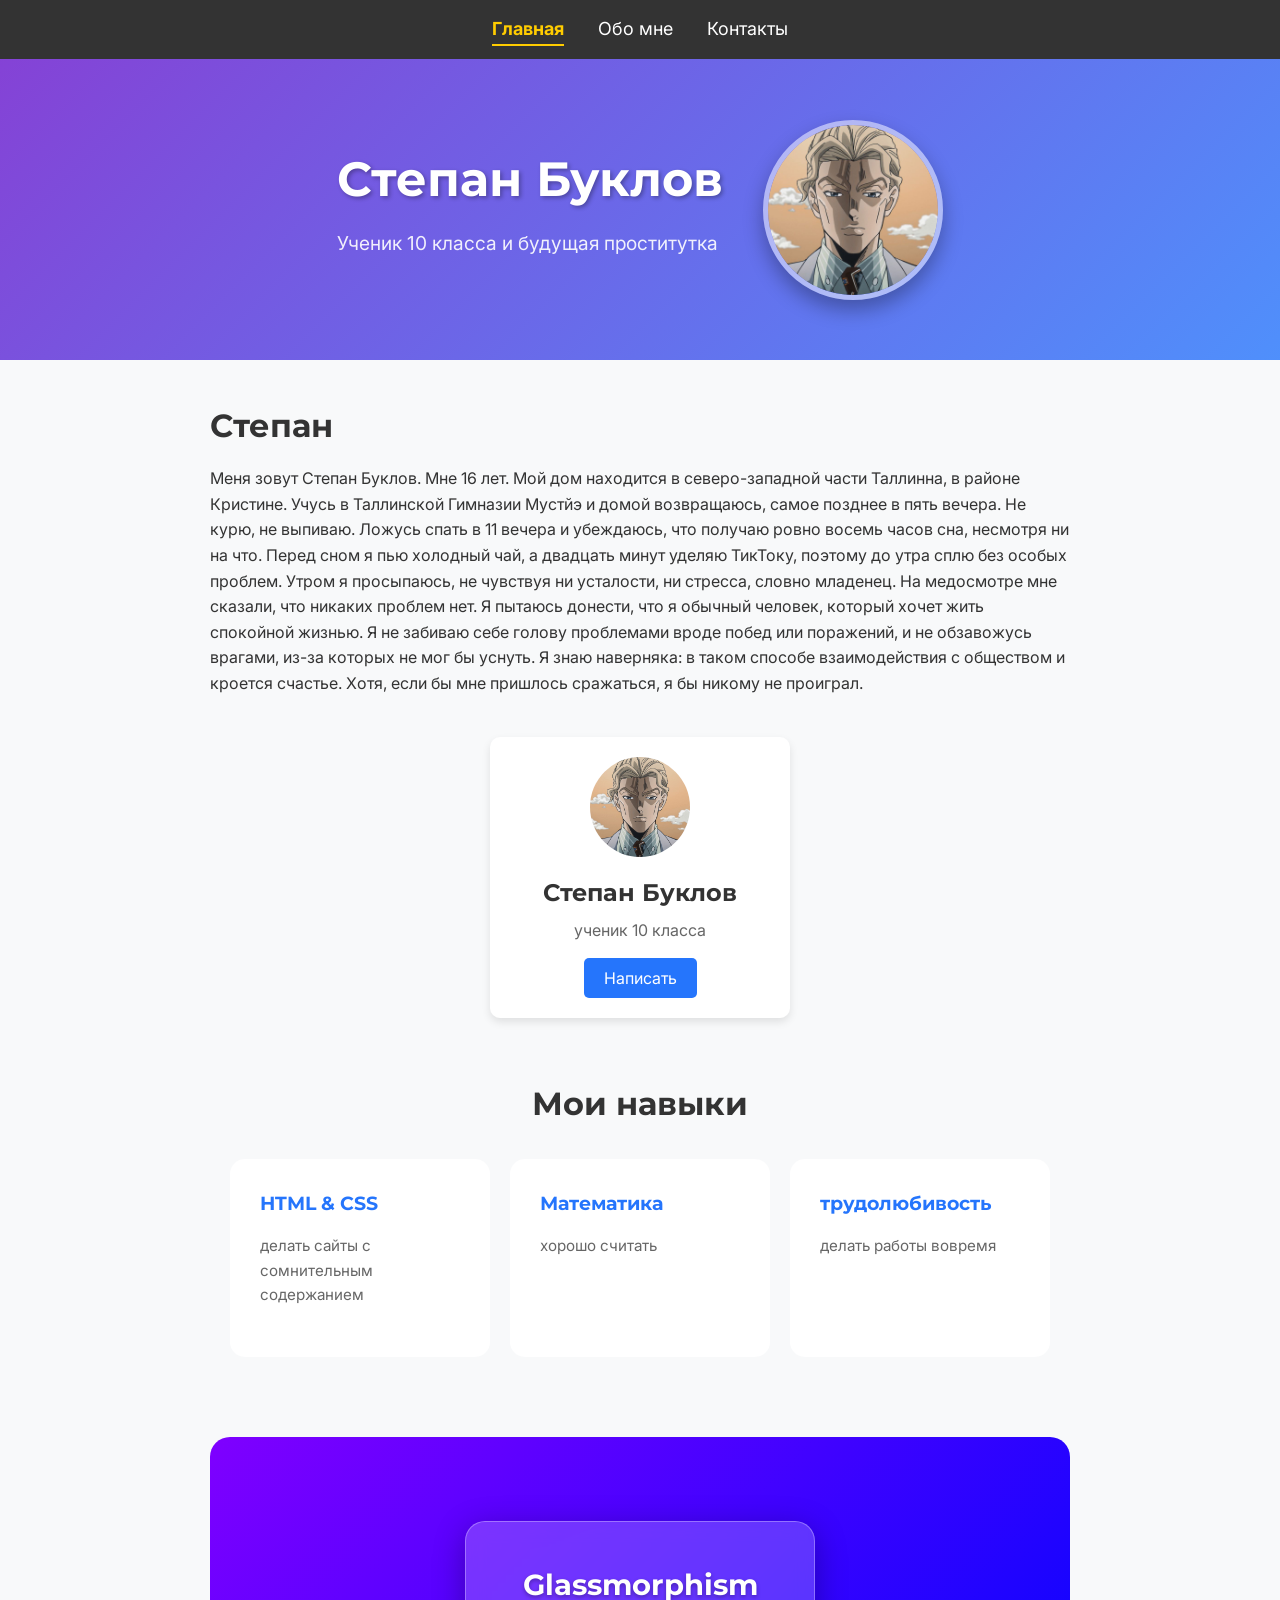
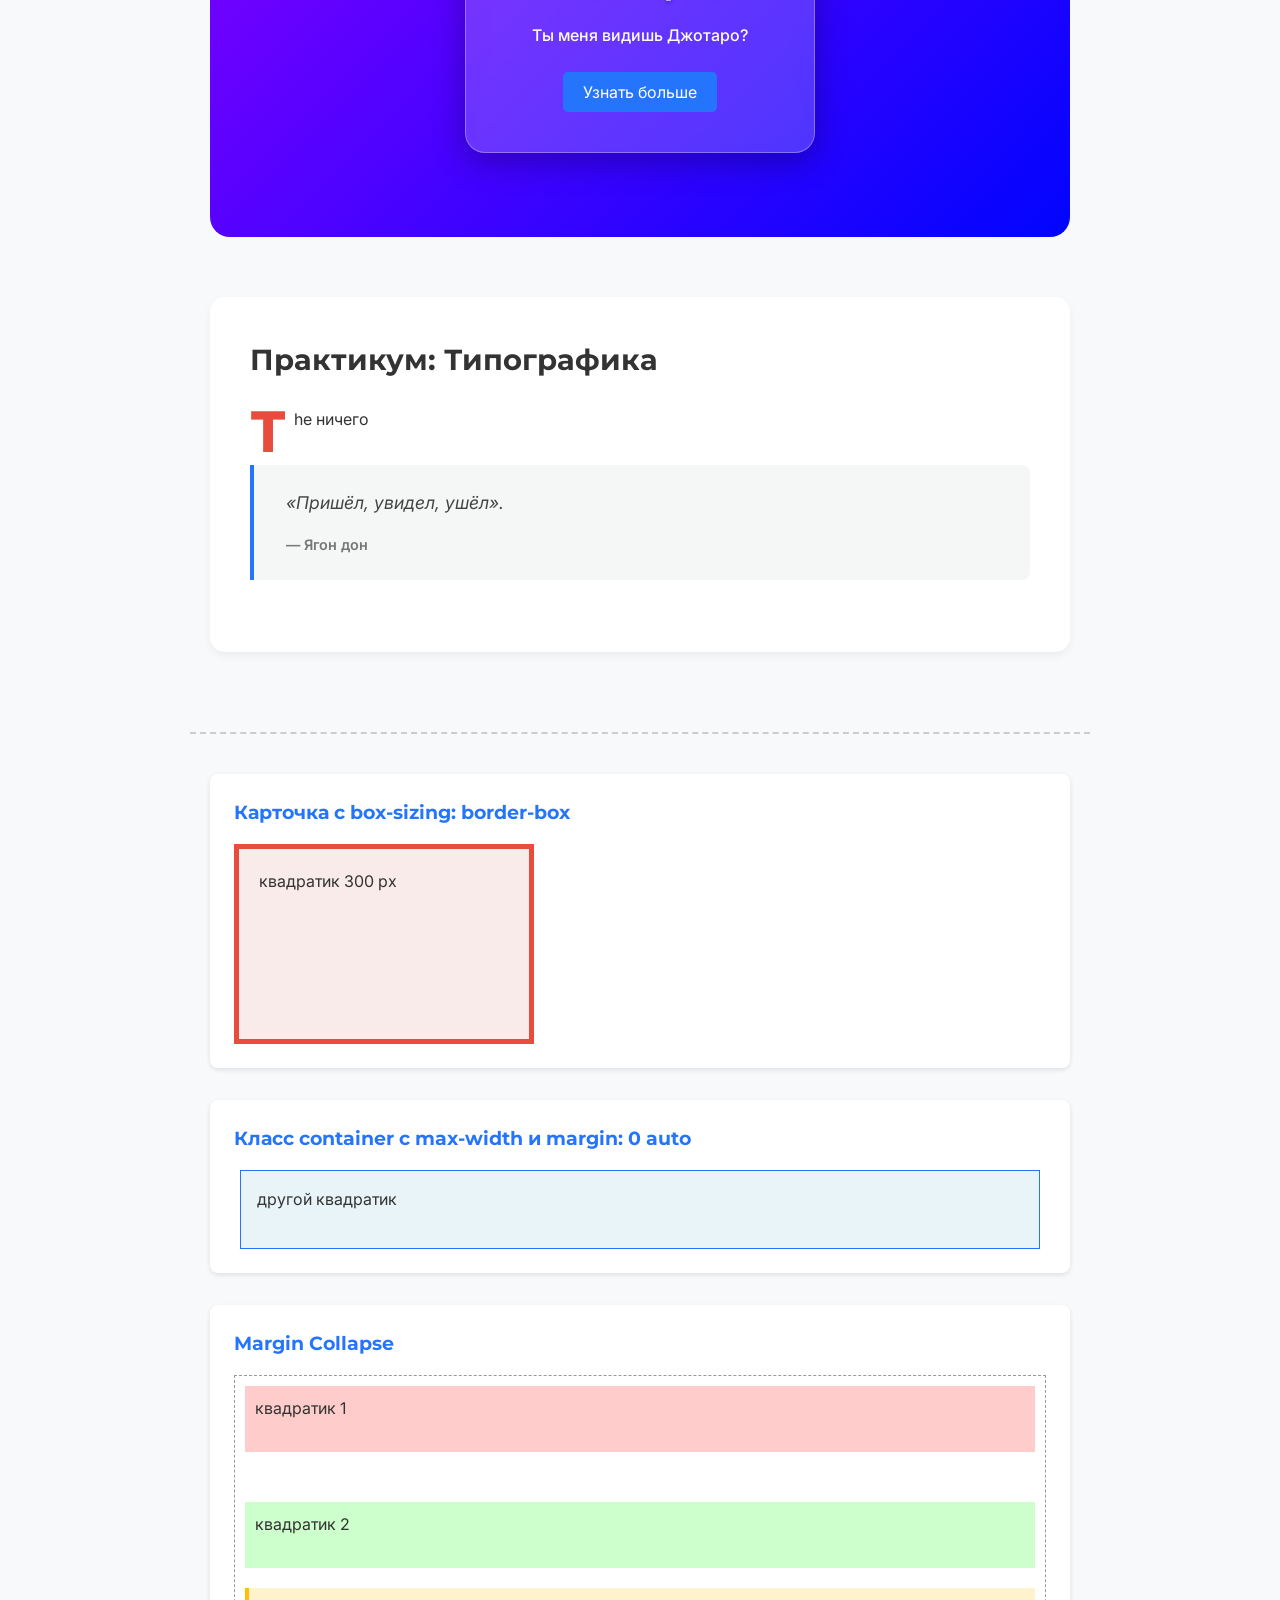
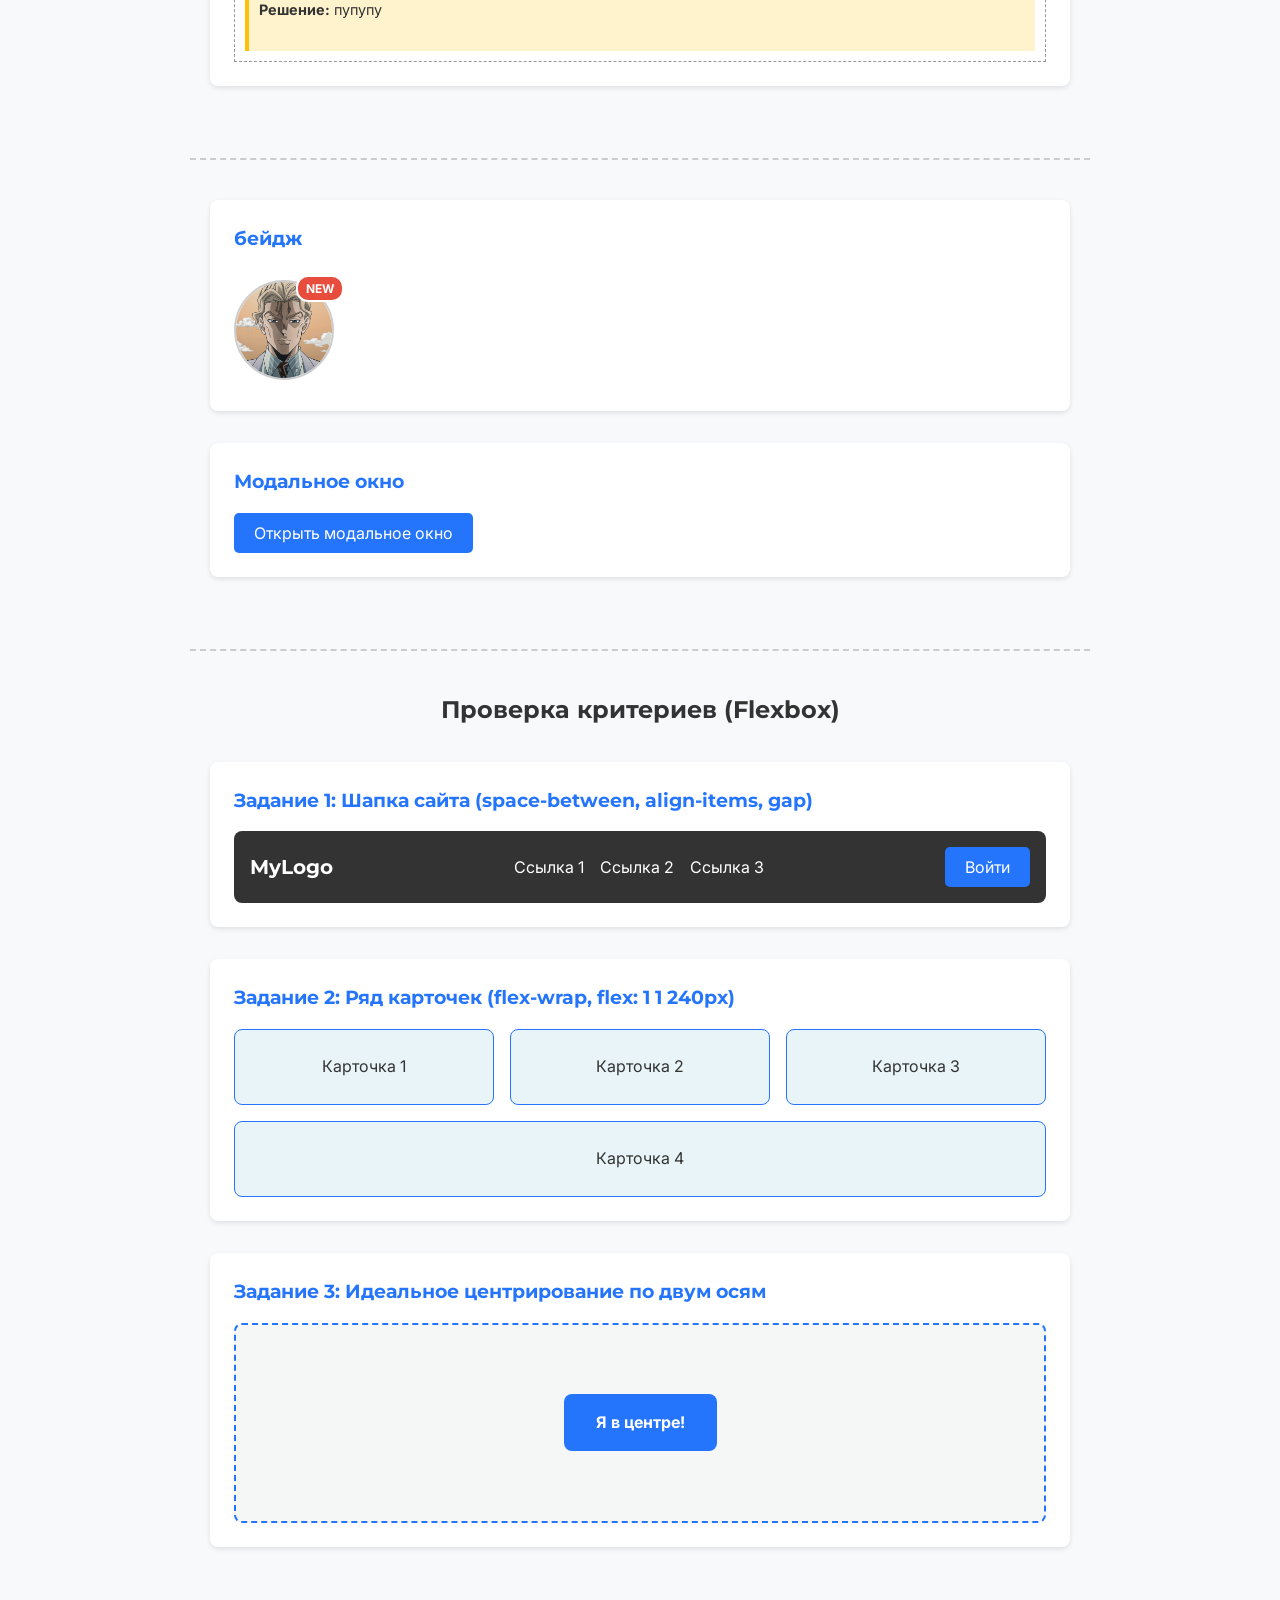
<file: index.html>
<!DOCTYPE html>
<html lang="ru">
<head>
    <meta charset="UTF-8">
    <meta name="viewport" content="width=device-width, initial-scale=1.0">
    <title>Работа</title>
    
    <!-- ЗАДАНИЕ 1: Подключение пары шрифтов Montserrat и Inter -->
    <link rel="preconnect" href="https://fonts.googleapis.com">
    <link rel="preconnect" href="https://fonts.gstatic.com" crossorigin>
    <link href="https://fonts.googleapis.com/css2?family=Inter:wght@400;600&family=Montserrat:wght@400;600;800&display=swap" rel="stylesheet">
    
    <link rel="stylesheet" href="style.css">
</head>
<body>
  
    <!-- ВНИМАНИЕ: Для выполнения практикума (Задание 2) navbar должен быть position: fixed -->
    <nav class="navbar">
        <a href="#" class="nav-link active">Главная</a>
        <a href="#" class="nav-link">Обо мне</a>
        <a href="#" class="nav-link">Контакты</a>
    </nav>

    <header class="hero-banner">
        <div class="hero-content">
            <h1>Степан Буклов</h1>
            <p>Ученик 10 класса и будущая проститутка</p>
        </div>
        <img src="ioshikage-kira.jpeg" alt="Мое фото" class="hero-photo">
    </header>

    <!-- Основной контейнер для центрирования контента -->
    <div class="content-wrapper">
        
        <h1>Степан</h1>
        <p>
            Меня зовут Степан Буклов. Мне 16 лет. Мой дом находится в северо-западной части Таллинна,
            в районе Кристине. Учусь в Таллинской Гимназии Мустйэ и домой возвращаюсь, самое 
            позднее в пять вечера. Не курю, не выпиваю. Ложусь спать в 11 вечера и убеждаюсь, 
            что получаю ровно восемь часов сна, несмотря ни на что. Перед сном я пью холодный чай, а
            двадцать минут уделяю ТикТоку, поэтому до утра сплю без особых проблем. Утром я 
            просыпаюсь, не чувствуя ни усталости, ни стресса, словно младенец. На медосмотре мне
            сказали, что никаких проблем нет. Я пытаюсь донести, что я обычный человек, который хочет
            жить спокойной жизнью. Я не забиваю себе голову проблемами вроде побед или поражений, и 
            не обзавожусь врагами, из-за которых не мог бы уснуть. Я знаю наверняка: в таком способе
            взаимодействия с обществом и кроется счастье. Хотя, если бы мне пришлось сражаться, я бы 
            никому не проиграл.
        </p>

        <!-- Твоя карточка профиля -->
        <div class="profile-card">
            <img src="ioshikage-kira.jpeg" alt="Аватар" width="100" height="100">
            <h2>Степан Буклов</h2>
            <p>ученик 10 класса</p>
            <button class="btn btn-primary">Написать</button>
        </div>

        <!--  Палитра цветов, box-shadow и hover анимация -->
        <section class="features">
            <h2>Мои навыки</h2>
            <div class="cards-grid">
                <div class="card">
                    <h3>HTML & CSS</h3>
                    <p>делать сайты с сомнительным содержанием</p>
                </div>
                <div class="card">
                    <h3>Математика</h3>
                    <p>хорошо считать</p>
                </div>
                <div class="card">
                    <h3>трудолюбивость</h3>
                    <p>делать работы вовремя</p>
                </div>
            </div>
        </section>

        <!-- ЗАДАНИЕ 3: Эффект Glassmorphism -->
        <section class="glass-section">
            <div class="glass-bg-image"></div> 
            <div class="glass-card">
                <h3>Glassmorphism</h3>
                <p>Ты меня видишь Джотаро?</p>
                <button class="btn btn-primary">Узнать больше</button>
            </div>
        </section>

    
        <section class="practicum-section">
            <h2>Практикум: Типографика</h2>
            
            <p class="text-with-dropcap">
                The ничего
            </p>

            <!-- ЗАДАНИЕ 3: Оформление цитаты -->
            <blockquote class="styled-quote">
                «Пришёл, увидел, ушёл».
                <cite>— Ягон дон</cite>
            </blockquote>
        </section>
        <!-- ============================================== -->

    </div>

    <!-- ========================================================= -->
    <!-- БЛОК ДЛЯ ПРАКТИЧЕСКОГО ЗАДАНИЯ (Добавлено) -->
    <!-- ========================================================= -->
    
    <div class="practicum-task-wrapper">
    
        <!-- Задание 1: Box-sizing Border-box -->
        <div class="task-block">
            <h3> Карточка с box-sizing: border-box</h3>
            <div class="task-1-box">
                <p>квадратик 300 px</p>
            </div>
        </div>

        <!-- Задание 2: Класс container с max-width и margin: 0 auto -->
        <div class="task-block">
            <h3> Класс container с max-width и margin: 0 auto</h3>
            <div class="task-2-container container">
                <p>другой квадратик</p>
            </div>
        </div>

        <!-- Задание 3: Margin Collapse -->
        <div class="task-block">
            <h3> Margin Collapse</h3>
            <div class="task-3-margin">
                <div class="box-collapse-1">
                    <p>квадратик 1</p>
                </div>
                <div class="box-collapse-2">
                    <p>квадратик 2</p>
                </div>
                
                <div class="solution-note">
                    <p><strong>Решение:</strong> пупупу</p>
                </div>
            </div>
        </div>
    </div>

    <!-- ========================================================= -->
    <!-- НОВЫЙ БЛОК: ЧЕК-ЛИСТ ПРАКТИЧЕСКОГО ЗАДАНИЯ -->
    <!-- ========================================================= -->
    <div class="checklist-practicum-wrapper">

        <!-- Задание 1: Связка relative + absolute для бейджа -->
        <div class="task-block">
            <h3>бейдж</h3>
            <div class="badge-container">
                <img src="ioshikage-kira.jpeg" alt="Аватар" class="badge-avatar">
                <span class="badge">NEW</span>
            </div>
        </div>

        <!-- Задание 3: Модальное окно с оверлеем, центрированием и z-index -->
        <div class="task-block">
            <h3> Модальное окно</h3>
            <button class="btn btn-primary" id="openModalBtn">Открыть модальное окно</button>
            
            <!-- Оверлей и само окно -->
            <div class="modal-overlay" id="myModal">
                <div class="modal-window">
                    <h3>Это модальное окно</h3>
                    <button class="btn btn-primary" id="closeModalBtn">Закрыть</button>
                </div>
            </div>
        </div>
    </div>

    <!-- ========================================================= -->
    <!-- НОВЫЙ БЛОК: ВЫПОЛНЕНИЕ КРИТЕРИЕВ ИЗ ЧЕК-ЛИСТА (ДОБАВЛЕНО) -->
    <!-- ========================================================= -->
    <div class="practicum-task-wrapper">
        <h2>Проверка критериев (Flexbox)</h2>

        <!-- Критерий 1: Шапка сайта со space-between, align-items и gap -->
        <div class="task-block">
            <h3>Задание 1: Шапка сайта (space-between, align-items, gap)</h3>
            <header class="practicum-header">
                <div class="logo">MyLogo</div>
                <nav class="practicum-nav">
                    <a href="#">Ссылка 1</a>
                    <a href="#">Ссылка 2</a>
                    <a href="#">Ссылка 3</a>
                </nav>
                <button class="btn btn-primary">Войти</button>
            </header>
        </div>

        <!-- Критерий 2: Ряд карточек с flex-wrap и flex: 1 1 240px -->
        <div class="task-block">
            <h3>Задание 2: Ряд карточек (flex-wrap, flex: 1 1 240px)</h3>
            <div class="practicum-cards-container">
                <div class="practicum-card">Карточка 1</div>
                <div class="practicum-card">Карточка 2</div>
                <div class="practicum-card">Карточка 3</div>
                <div class="practicum-card">Карточка 4</div>
            </div>
        </div>

        <!-- Критерий 3: Идеальное центрирование по двум осям на Flexbox -->
        <div class="task-block">
            <h3>Задание 3: Идеальное центрирование по двум осям</h3>
            <div class="practicum-center-box">
                <div class="practicum-center-content">Я в центре!</div>
            </div>
        </div>
    </div>

    <!-- Скрипт для работы модального окна -->
    <script>
        const modal = document.getElementById('myModal');
        const openBtn = document.getElementById('openModalBtn');
        const closeBtn = document.getElementById('closeModalBtn');

        openBtn.onclick = function() {
            modal.style.display = 'flex';
        }

        closeBtn.onclick = function() {
            modal.style.display = 'none';
        }
    </script>

</body>
</html>
</file>
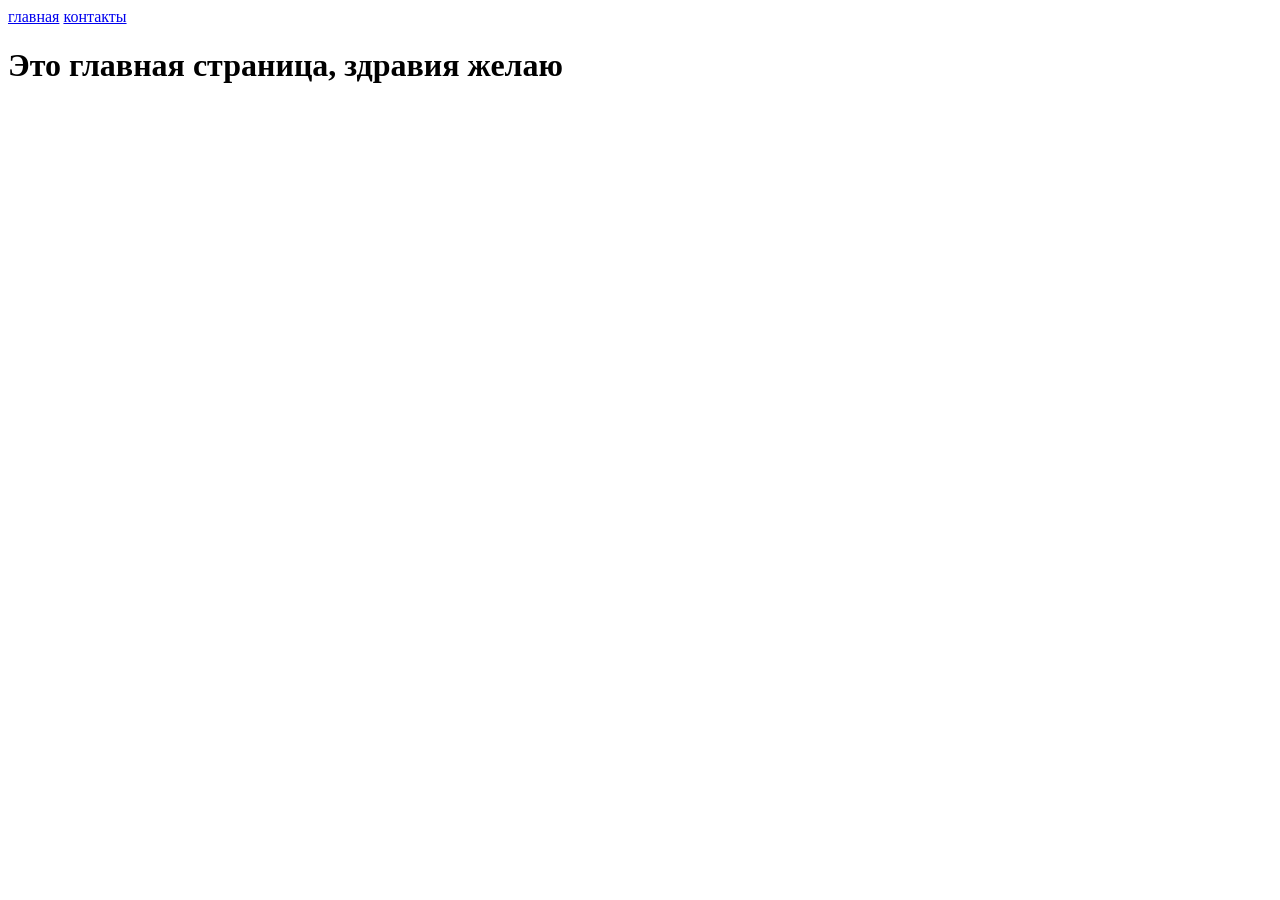
<file: index2.html>
<!DOCTYPE html>
<html lang="ru">
<head>
    <meta charset="UTF-8">
    <meta name="viewport" content="width=device-width, initial-scale=1.0">
    <title>главная страница</title>
</head>
<body>
    <nav>
        <a href="index2.html">главная</a>
        <a href="contacts.html">контакты</a>
    </nav>
    <h1>Это главная страница, здравия желаю</h1>

</body>
</html>
</file>
<file: style.css>
/*  Базовая настройка размеров (rem) */
html {
    /* Базовый размер шрифта 16px. 1rem = 16px */
    font-size: 16px; 
    scroll-behavior: smooth;
}

/* Базовый сброс */
* {
    margin: 0;
    padding: 0;
    box-sizing: border-box;
}

body {
    /*  Использование подключенных шрифтов. 
       Montserrat для заголовков зададим ниже, Inter - для основного текста */
    font-family: 'Inter', 'Segoe UI', Tahoma, Geneva, Verdana, sans-serif;
    background-color: #f8f9fa;
    color: #333;
    line-height: 1.6;
}

/* Применяем Montserrat к заголовкам для иерархии */
h1, h2, h3 {
    font-family: 'Montserrat', sans-serif;
}

/* ИЗМЕНЕНО: Для задания 2 "Плавающая шапка" */
.navbar {
    background-color: #333;
    padding: 0.9375rem;
    text-align: center;
    position: fixed; /* Изменено со sticky на fixed согласно чек-листу */
    top: 0;
    left: 0;
    width: 100%; /* Fixed элементы нужно растягивать по ширине */
    z-index: 1000;
}

.nav-link {
    color: white;
    text-decoration: none;
    margin: 0 0.9375rem; /* 15px */
    font-size: 1.125rem; /* 18px */
    padding-bottom: 0.3125rem; /* 5px */
    transition: color 0.3s ease;
}

.nav-link:hover {
    color: #ffcc00;
}

.nav-link.active {
    color: #ffcc00;
    font-weight: bold;
    border-bottom: 0.125rem solid #ffcc00; /* 2px */
}

/* ИЗМЕНЕНО: Добавлен padding-top для компенсации fixed шапки */
.hero-banner {
    background-image: 
        linear-gradient(135deg, rgba(106, 17, 203, 0.8) 0%, rgba(37, 117, 252, 0.8) 100%),
        url('https://images.unsplash.com/photo-1557683316-973673baf926?q=80&w=2000&auto=format&fit=crop');
    background-size: cover;
    background-position: center;
    color: white;
    padding: 3.75rem 1.25rem; /* 60px 20px */
    /* Компенсация высоты fixed навбара (примерно 55-60px) */
    padding-top: 7.5rem; 
    display: flex;
    align-items: center;
    justify-content: center;
    gap: 2.5rem; /* 40px */
    min-height: 21.875rem; /* 350px */
}

.hero-content h1 {
    font-size: 3rem; /* 48px */
    margin-bottom: 0.625rem; /* 10px */
    text-shadow: 0.125rem 0.125rem 0.25rem rgba(0,0,0,0.3); /* 2px 2px 4px */
}

.hero-content p {
    font-size: 1.2rem; /* 19.2px */
    opacity: 0.9;
}

.hero-photo {
    width: 11.25rem; /* 180px */
    height: 11.25rem; /* 180px */
    border-radius: 50%;
    object-fit: cover;
    border: 0.3125rem solid rgba(255, 255, 255, 0.5); /* 5px */
    box-shadow: 0 0.625rem 1.25rem rgba(0,0,0,0.3); /* 0 10px 20px */
}

/* Обертка для текста, чтобы он не прилипал к краям */
.content-wrapper {
    max-width: 56.25rem; /* 900px */
    margin: 0 auto;
    padding: 2.5rem 1.25rem; /* 40px 20px */
}

h1 {
    margin-bottom: 0.9375rem; /* 15px */
}

p {
    margin-bottom: 1.25rem; /* 20px */
}

.profile-card {
    width: 18.75rem; /* 300px */
    background-color: #ffffff;
    border-radius: 0.625rem; /* 10px */
    padding: 1.25rem; /* 20px */
    text-align: center;
    box-shadow: 0 0.25rem 0.5rem rgba(0,0,0,0.1); /* 0 4px 8px */
    margin: 2.5rem auto; /* 40px */
}

.profile-card img {
    border-radius: 50%; 
    margin-bottom: 0.625rem; /* 10px */
}

.profile-card h2 {
    margin-bottom: 0.3125rem; /* 5px */
}

.profile-card p {
    margin-bottom: 0.9375rem; /* 15px */
    color: #666;
}

/* Кнопки (из старых заданий) */
.btn {
    display: inline-block;
    padding: 0.625rem 1.25rem; /* 10px 20px */
    border: none;
    border-radius: 0.3125rem; /* 5px */
    font-size: 1rem; /* 16px */
    font-family: inherit;
    cursor: pointer;
    transition: background-color 0.3s ease; 
}

.btn-primary {
    background-color: #2575fc;
    color: white;
}

.btn-primary:hover {
    background-color: #1a5bbd;
}

/* =========================================
   Карточки (Тени и Hover)
   ========================================= */
.features {
    margin-top: 3.75rem; /* 60px */
}

.features h2 {
    text-align: center;
    margin-bottom: 1.875rem; /* 30px */
    font-size: 2rem; /* 32px */
}

.cards-grid {
    display: flex;
    gap: 1.25rem; /* 20px */
    justify-content: center;
    flex-wrap: wrap;
}

.card {
    background-color: #ffffff;
    padding: 1.875rem; /* 30px */
    border-radius: 0.9375rem; /* 15px */
    width: 16.25rem; /* 260px */
}

.card h3 {
    margin-bottom: 0.9375rem; /* 15px */
    color: #2575fc;
}

.card p {
    color: #666;
    font-size: 0.95rem; /* 15.2px */
}

/* Hover-анимация */
.card:hover {
    transform: translateY(-0.625rem); /* -10px */
    box-shadow: 0 1.25rem 1.5625rem -0.3125rem rgba(0,0,0,0.15), 0 0.625rem 0.625rem -0.3125rem rgba(0,0,0,0.04); 
    border-top-color: #ffcc00; 
}

/* =========================================
   Эффект Glassmorphism
   ========================================= */
.glass-section {
    position: relative;
    height: 25rem; /* 400px */
    margin-top: 5rem; /* 80px */
    margin-bottom: 2.5rem; /* 40px */
    border-radius: 1.25rem; /* 20px */
    overflow: hidden;
    display: flex;
    align-items: center;
    justify-content: center;
}

.glass-bg-image {
    position: absolute;
    top: 0; left: 0; right: 0; bottom: 0;
    background: linear-gradient(135deg, #7F00FF 0%, #0004ff 100%); 
    z-index: 1;
}

.glass-card {
    position: relative;
    z-index: 2;
    width: 21.875rem; /* 350px */
    padding: 2.5rem; /* 40px */
    border-radius: 1.25rem; /* 20px */
    
    background: rgba(255, 255, 255, 0.2); 
    backdrop-filter: blur(10px); 
    -webkit-backdrop-filter: blur(10px); 
    border: 0.0625rem solid rgba(255, 255, 255, 0.3); /* 1px */
    box-shadow: 0 0.5rem 2rem 0 rgba(0, 0, 0, 0.3); /* 0 8px 32px */
    
    color: white;
    text-align: center;
}

.glass-card h3 {
    font-size: 1.8rem; /* 28.8px */
    margin-bottom: 0.9375rem; /* 15px */
    text-shadow: 0 0.125rem 0.25rem rgba(0,0,0,0.3); /* 0 2px 4px */
}

.glass-card p {
    margin-bottom: 1.5625rem; /* 25px */
    line-height: 1.5;
    font-weight: 500;
}


.practicum-section {
    background-color: #ffffff;
    padding: 2.5rem; /* 40px */
    border-radius: 0.9375rem; /* 15px */
    box-shadow: 0 0.25rem 0.5rem rgba(0,0,0,0.05); /* 0 4px 8px */
    margin-top: 3.75rem; /* 60px */
    margin-bottom: 2.5rem; /* 40px */
}

.practicum-section h2 {
    font-size: 1.8rem; /* 28.8px */
    margin-bottom: 1.5rem; /* 24px */
    color: #333;
}

.practicum-section p {
    font-size: 1rem; /* 16px */
    margin-bottom: 1.5rem; /* 24px */
}

/*  Псевдоэлемент ::first-letter (Буквица) */
.text-with-dropcap::first-letter {
    font-size: 3.5rem; /* 56px */
    font-weight: 800;
    color: #e74c3c; /* Красный цвет */
    float: left; 
    line-height: 1;
    margin-right: 0.5rem; /* 8px */
    margin-top: -0.2rem; /* -3.2px */
}

/*  Оформление цитаты (blockquote) */
.styled-quote {
    background-color: #f4f7f6;
    border-left: 0.3rem solid #2575fc; /* Синяя полоса слева */
    padding: 1.5rem 2rem; /* 24px 32px */
    margin: 2rem 0; /* 32px */
    font-size: 1.1rem; /* 17.6px */
    font-style: italic;
    color: #444;
    border-radius: 0 0.5rem 0.5rem 0; /* 8px */
}

.styled-quote cite {
    display: block;
    margin-top: 1rem; /* 16px */
    font-size: 0.9rem; /* 14.4px */
    font-weight: 600;
    font-style: normal;
    color: #777;
}


/* =========================================================
   БЛОК ДЛЯ ПРАКТИЧЕСКОГО ЗАДАНИЯ (Добавлено)
   ========================================================= */

.practicum-task-wrapper {
    max-width: 56.25rem;
    margin: 0 auto;
    padding: 2.5rem 1.25rem;
    border-top: 2px dashed #ccc;
}

.practicum-task-wrapper h2 {
    text-align: center;
    margin-bottom: 2rem;
}

.task-block {
    background: #fff;
    padding: 1.5rem;
    margin-bottom: 2rem;
    border-radius: 0.5rem;
    box-shadow: 0 2px 5px rgba(0,0,0,0.1);
}

.task-block h3 {
    margin-bottom: 1rem;
    color: #2575fc;
}

/* Задание 1: Box-sizing Border-box */
.task-1-box {
    width: 300px;
    height: 200px;
    padding: 20px;
    border: 5px solid #e74c3c;
    background-color: #f9ebea;
    /* Ключевое свойство: */
    box-sizing: border-box; 
    /* Благодаря ему, общая ширина будет ровно 300px, а контент сожмется */
}

/* Задание 2: Класс container с max-width и margin: 0 auto */
.task-2-container {
    background-color: #e8f4f8;
    border: 1px solid #2575fc;
    padding: 1rem;
}

.container {
    max-width: 800px;
    margin: 0 auto; /* Центрирование */
}

/* Задание 3: Margin Collapse */
.task-3-margin {
    /* Родительский контейнер */
    border: 1px dashed #999;
    padding: 10px;
}

.box-collapse-1 {
    background-color: #ffcccc;
    margin-bottom: 30px; /* Нижний отступ */
    padding: 10px;
}

.box-collapse-2 {
    background-color: #ccffcc;
    margin-top: 50px; /* Верхний отступ */
    padding: 10px;
    /* Визуально расстояние между блоками будет 50px (максимальный из двух), 
       а не 80px (30+50). Это и есть Margin Collapse. */
}

.solution-note {
    margin-top: 20px;
    background-color: #fff3cd;
    padding: 10px;
    border-left: 4px solid #ffc107;
    font-size: 0.9rem;
}


/* =========================================================
   НОВЫЕ СТИЛИ ДЛЯ ЧЕК-ЛИСТА ПРАКТИКУМА
   ========================================================= */

.checklist-practicum-wrapper {
    max-width: 56.25rem;
    margin: 0 auto;
    padding: 2.5rem 1.25rem;
    border-top: 2px dashed #ccc;
}

.checklist-practicum-wrapper h2 {
    text-align: center;
    margin-bottom: 2rem;
}

/* --- Задание 1: Бейдж (relative + absolute) --- */
.badge-container {
    position: relative; /* Связка: родитель relative */
    display: inline-block;
    margin-top: 10px;
}

.badge-avatar {
    width: 100px;
    height: 100px;
    border-radius: 50%;
    object-fit: cover;
    border: 2px solid #ccc;
}

.badge {
    position: absolute; /* Связка: ребенок absolute */
    top: -5px;
    right: -10px;
    background-color: #e74c3c;
    color: white;
    padding: 2px 8px;
    border-radius: 12px;
    font-size: 12px;
    font-weight: bold;
    border: 2px solid #fff;
}

/* --- Задание 3: Модальное окно --- */
.modal-overlay {
    display: none; /* Скрыто по умолчанию */
    position: fixed;
    top: 0;
    left: 0;
    width: 100%;
    height: 100%;
    background-color: rgba(0, 0, 0, 0.6); /* Затемнение оверлея */
    z-index: 2000; /* Выше навбара (у которого 1000) */
    
    /* Центрирование */
    justify-content: center;
    align-items: center;
}

.modal-window {
    background-color: #fff;
    padding: 30px;
    border-radius: 10px;
    width: 90%;
    max-width: 400px;
    text-align: center;
    position: relative;
    z-index: 2001; /* Выше оверлея на всякий случай */
    box-shadow: 0 10px 25px rgba(0,0,0,0.5);
}

.modal-window h3 {
    margin-bottom: 15px;
    color: #333;
}

.modal-window p {
    margin-bottom: 20px;
    color: #666;
}


/* =========================================================
   НОВЫЕ СТИЛИ ДЛЯ КРИТЕРИЕВ ИЗ ЧЕК-ЛИСТА (ДОБАВЛЕНО)
   ========================================================= */

/* Задание 1: Шапка сайта со space-between, align-items и gap */
.practicum-header {
    display: flex;
    justify-content: space-between; /* space-between */
    align-items: center; /* align-items */
    gap: 1rem; /* gap */
    padding: 1rem;
    background-color: #333;
    color: white;
    border-radius: 0.5rem;
}

.practicum-header .logo {
    font-weight: bold;
    font-size: 1.25rem;
    font-family: 'Montserrat', sans-serif;
}

.practicum-nav {
    display: flex;
    gap: 1rem;
}

.practicum-nav a {
    color: white;
    text-decoration: none;
}

.practicum-nav a:hover {
    color: #ffcc00;
}

/* Задание 2: Ряд карточек с flex-wrap и flex: 1 1 240px */
.practicum-cards-container {
    display: flex;
    flex-wrap: wrap; /* flex-wrap */
    gap: 1rem;
}

.practicum-card {
    flex: 1 1 240px; /* flex: 1 1 240px */
    background-color: #e8f4f8;
    border: 1px solid #2575fc;
    padding: 1.5rem;
    border-radius: 0.5rem;
    text-align: center;
    box-sizing: border-box;
}

/* Задание 3: Идеальное центрирование по двум осям на Flexbox */
.practicum-center-box {
    display: flex;
    justify-content: center; /* По горизонтали */
    align-items: center;     /* По вертикали */
    height: 200px;           /* Задаем высоту для наглядности вертикального центрирования */
    background-color: #f4f7f6;
    border: 2px dashed #2575fc;
    border-radius: 0.5rem;
}

.practicum-center-content {
    background-color: #2575fc;
    color: white;
    padding: 1rem 2rem;
    border-radius: 0.5rem;
    font-weight: bold;
}
</file>
